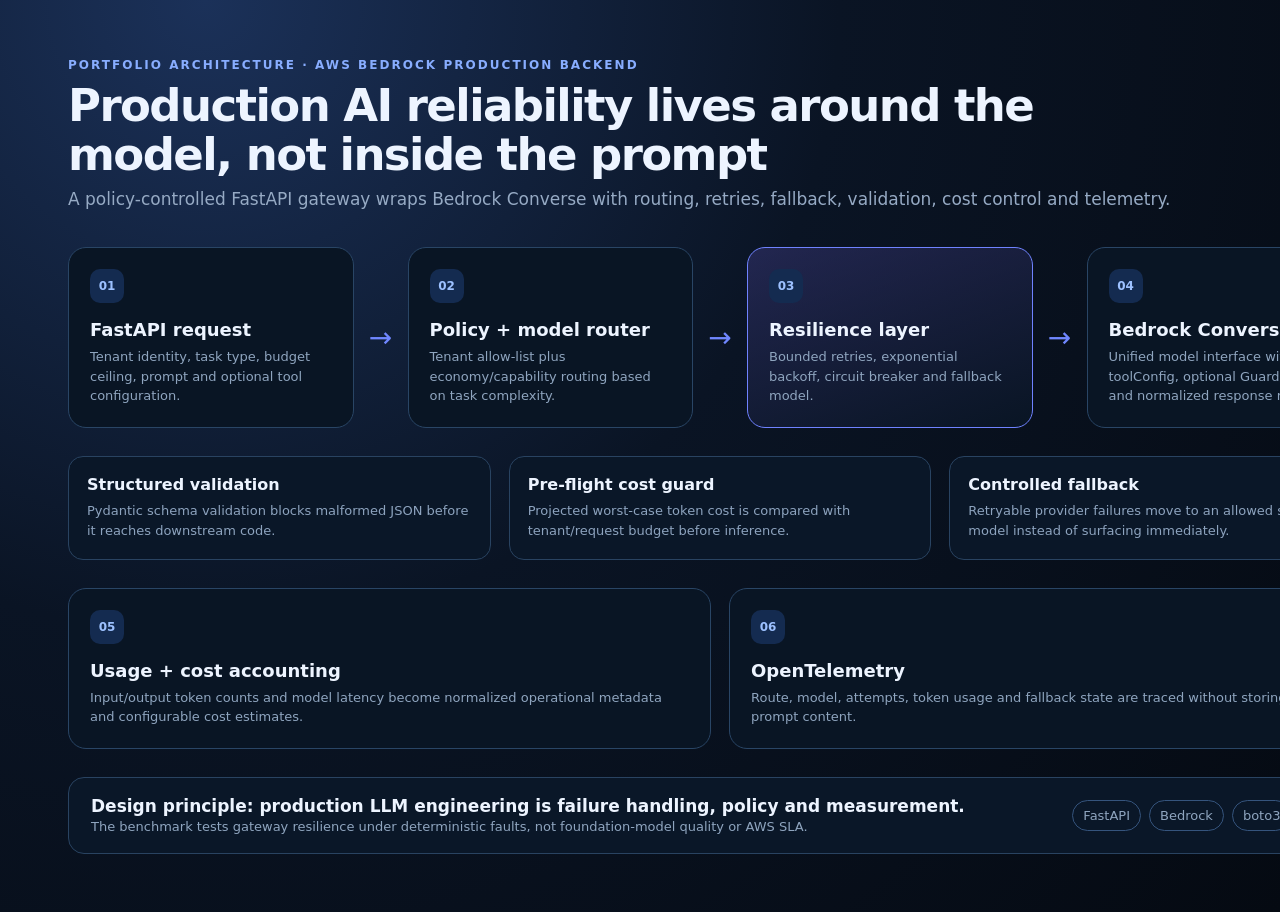
<file: src/app/web/architecture.html>
<!doctype html><html lang="en"><head><meta charset="utf-8"><meta name="viewport" content="width=device-width,initial-scale=1"><title>Bedrock Gateway Architecture</title><style>
:root{font-family:Inter,ui-sans-serif,system-ui,-apple-system,BlinkMacSystemFont,"Segoe UI",sans-serif;color:#edf4ff;background:#07101d}*{box-sizing:border-box}body{margin:0;background:radial-gradient(circle at 16% 0%,#1b3159 0,#0a1424 45%,#050a12 100%)}.canvas{width:1440px;min-height:900px;padding:58px 68px}.eyebrow{font-size:12px;letter-spacing:.17em;font-weight:800;color:#88adff}.title{font-size:45px;line-height:1.08;font-weight:800;letter-spacing:-.035em;max-width:1100px;margin:10px 0}.sub{font-size:17px;color:#96aac4;margin-bottom:38px}.row{display:grid;grid-template-columns:1fr 54px 1fr 54px 1fr 54px 1fr;align-items:center}.node{min-height:160px;padding:21px;border-radius:18px;border:1px solid #294565;background:#091524}.node.accent{border-color:#6f82ff;background:linear-gradient(160deg,rgba(73,67,150,.38),#091524)}.num{display:grid;place-items:center;width:34px;height:34px;border-radius:10px;background:#142b50;color:#9dc1ff;font-size:12px;font-weight:900}.node h3{font-size:18px;margin:16px 0 7px}.node p{margin:0;color:#8fa5bf;font-size:13px;line-height:1.5}.arrow{text-align:center;font-size:28px;color:#7087ff}.branches{display:grid;grid-template-columns:1fr 1fr 1fr;gap:18px;margin:28px 0}.branch{padding:18px;border-radius:15px;background:#0a1728;border:1px solid #294361}.branch strong{display:block;margin-bottom:6px}.branch span{color:#8da3be;font-size:13px;line-height:1.5}.bottom{display:grid;grid-template-columns:1fr 1fr;gap:18px}.bottom .node{min-height:140px}.principle{margin-top:28px;border:1px solid #294361;background:#0a1728;border-radius:16px;padding:18px 22px;display:flex;justify-content:space-between;align-items:center}.principle b{font-size:17px}.principle span{color:#8fa5bf;font-size:13px}.badges{display:flex;gap:8px}.badge{border:1px solid #35547d;border-radius:999px;padding:7px 10px;color:#adc9f2;font-size:11px}
</style></head><body><div class="canvas"><div class="eyebrow">PORTFOLIO ARCHITECTURE · AWS BEDROCK PRODUCTION BACKEND</div><div class="title">Production AI reliability lives around the model, not inside the prompt</div><div class="sub">A policy-controlled FastAPI gateway wraps Bedrock Converse with routing, retries, fallback, validation, cost control and telemetry.</div><div class="row"><div class="node"><div class="num">01</div><h3>FastAPI request</h3><p>Tenant identity, task type, budget ceiling, prompt and optional tool configuration.</p></div><div class="arrow">→</div><div class="node"><div class="num">02</div><h3>Policy + model router</h3><p>Tenant allow-list plus economy/capability routing based on task complexity.</p></div><div class="arrow">→</div><div class="node accent"><div class="num">03</div><h3>Resilience layer</h3><p>Bounded retries, exponential backoff, circuit breaker and fallback model.</p></div><div class="arrow">→</div><div class="node"><div class="num">04</div><h3>Bedrock Converse</h3><p>Unified model interface with toolConfig, optional Guardrail config and normalized response metadata.</p></div></div><div class="branches"><div class="branch"><strong>Structured validation</strong><span>Pydantic schema validation blocks malformed JSON before it reaches downstream code.</span></div><div class="branch"><strong>Pre-flight cost guard</strong><span>Projected worst-case token cost is compared with tenant/request budget before inference.</span></div><div class="branch"><strong>Controlled fallback</strong><span>Retryable provider failures move to an allowed secondary model instead of surfacing immediately.</span></div></div><div class="bottom"><div class="node"><div class="num">05</div><h3>Usage + cost accounting</h3><p>Input/output token counts and model latency become normalized operational metadata and configurable cost estimates.</p></div><div class="node"><div class="num">06</div><h3>OpenTelemetry</h3><p>Route, model, attempts, token usage and fallback state are traced without storing raw prompt content.</p></div></div><div class="principle"><div><b>Design principle: production LLM engineering is failure handling, policy and measurement.</b><br><span>The benchmark tests gateway resilience under deterministic faults, not foundation-model quality or AWS SLA.</span></div><div class="badges"><span class="badge">FastAPI</span><span class="badge">Bedrock</span><span class="badge">boto3</span><span class="badge">OTel</span></div></div></div></body></html>
</file>
